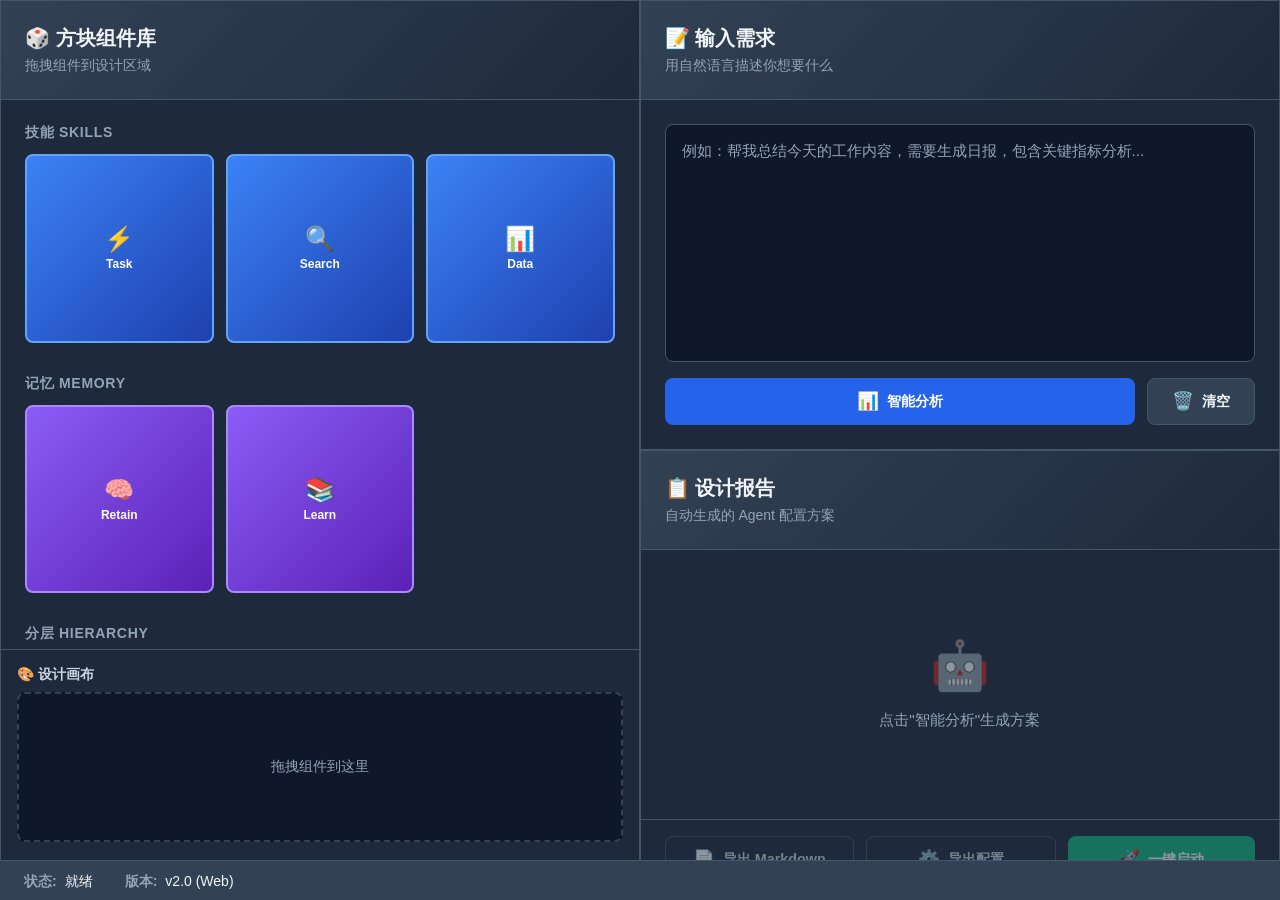
<file: I.QUEUE/web_ui/index.html>
<!DOCTYPE html>
<html lang="zh-CN">
<head>
    <meta charset="UTF-8">
    <meta name="viewport" content="width=device-width, initial-scale=1.0">
    <title>🤖 I.QUEUE 智能 Agent 设计器</title>
    <link rel="stylesheet" href="style.css">
</head>
<body>
    <div class="container">
        <!-- 左侧：俄罗斯方块容器 -->
        <div class="left-panel">
            <div class="panel-header">
                <h2>🎲 方块组件库</h2>
                <span class="subtitle">拖拽组件到设计区域</span>
            </div>
            
            <div class="tetris-container">
                <!-- 四层设计系统的组件 -->
                <div class="component-section">
                    <h3>技能 Skills</h3>
                    <div class="components">
                        <div class="block skill-block" draggable="true" data-type="skill">
                            <div class="block-icon">⚡</div>
                            <div class="block-label">Task</div>
                        </div>
                        <div class="block skill-block" draggable="true" data-type="skill">
                            <div class="block-icon">🔍</div>
                            <div class="block-label">Search</div>
                        </div>
                        <div class="block skill-block" draggable="true" data-type="skill">
                            <div class="block-icon">📊</div>
                            <div class="block-label">Data</div>
                        </div>
                    </div>
                </div>

                <div class="component-section">
                    <h3>记忆 Memory</h3>
                    <div class="components">
                        <div class="block memory-block" draggable="true" data-type="memory">
                            <div class="block-icon">🧠</div>
                            <div class="block-label">Retain</div>
                        </div>
                        <div class="block memory-block" draggable="true" data-type="memory">
                            <div class="block-icon">📚</div>
                            <div class="block-label">Learn</div>
                        </div>
                    </div>
                </div>

                <div class="component-section">
                    <h3>分层 Hierarchy</h3>
                    <div class="components">
                        <div class="block hierarchy-block" draggable="true" data-type="hierarchy">
                            <div class="block-icon">📈</div>
                            <div class="block-label">Level</div>
                        </div>
                    </div>
                </div>

                <div class="component-section">
                    <h3>规则 Rules</h3>
                    <div class="components">
                        <div class="block rule-block" draggable="true" data-type="rule">
                            <div class="block-icon">🛡️</div>
                            <div class="block-label">Safety</div>
                        </div>
                        <div class="block rule-block" draggable="true" data-type="rule">
                            <div class="block-icon">✓</div>
                            <div class="block-label">Format</div>
                        </div>
                    </div>
                </div>
            </div>

            <!-- 设计画布 -->
            <div class="design-canvas">
                <h3>🎨 设计画布</h3>
                <div id="canvas" class="canvas-area">
                    <div class="canvas-placeholder">拖拽组件到这里</div>
                </div>
                <div class="canvas-stats">
                    选中: <span id="selected-count">0</span> 个组件
                </div>
            </div>
        </div>

        <!-- 右侧上部：输入需求 -->
        <div class="right-top-panel">
            <div class="panel-header">
                <h2>📝 输入需求</h2>
                <span class="subtitle">用自然语言描述你想要什么</span>
            </div>

            <div class="input-section">
                <textarea 
                    id="requirement-input" 
                    class="requirement-textarea" 
                    placeholder="例如：帮我总结今天的工作内容，需要生成日报，包含关键指标分析..."
                ></textarea>
                
                <div class="input-actions">
                    <button id="analyze-btn" class="btn btn-primary">
                        <span class="btn-icon">📊</span>
                        <span class="btn-text">智能分析</span>
                    </button>
                    <button id="clear-btn" class="btn btn-secondary">
                        <span class="btn-icon">🗑️</span>
                        <span class="btn-text">清空</span>
                    </button>
                </div>
            </div>

            <!-- 分析结果摘要 -->
            <div class="analysis-summary" id="analysis-summary" style="display: none;">
                <div class="summary-item">
                    <span class="summary-label">需求类型:</span>
                    <span class="summary-value" id="type-result">-</span>
                </div>
                <div class="summary-item">
                    <span class="summary-label">信心度:</span>
                    <span class="summary-value" id="confidence-result">-</span>
                </div>
                <div class="summary-item">
                    <span class="summary-label">关键词:</span>
                    <span class="summary-value" id="keywords-result">-</span>
                </div>
            </div>
        </div>

        <!-- 右侧下部：设计报告 -->
        <div class="right-bottom-panel">
            <div class="panel-header">
                <h2>📋 设计报告</h2>
                <span class="subtitle">自动生成的 Agent 配置方案</span>
            </div>

            <div id="report-container" class="report-container">
                <div class="report-placeholder">
                    <div class="placeholder-icon">🤖</div>
                    <div class="placeholder-text">点击"智能分析"生成方案</div>
                </div>
            </div>

            <div class="report-actions">
                <button id="export-md-btn" class="btn btn-outline" disabled>
                    <span class="btn-icon">📄</span>
                    <span class="btn-text">导出 Markdown</span>
                </button>
                <button id="export-yaml-btn" class="btn btn-outline" disabled>
                    <span class="btn-icon">⚙️</span>
                    <span class="btn-text">导出配置</span>
                </button>
                <button id="deploy-btn" class="btn btn-success" disabled>
                    <span class="btn-icon">🚀</span>
                    <span class="btn-text">一键启动</span>
                </button>
            </div>
        </div>
    </div>

    <!-- 进度指示器 -->
    <div id="loading-indicator" class="loading-indicator" style="display: none;">
        <div class="spinner"></div>
        <div class="loading-text">正在智能分析...</div>
    </div>

    <!-- 底部状态栏 -->
    <div class="status-bar">
        <div class="status-item">
            <span class="status-label">状态:</span>
            <span class="status-value" id="status-text">就绪</span>
        </div>
        <div class="status-item">
            <span class="status-label">版本:</span>
            <span class="status-value">v2.0 (Web)</span>
        </div>
    </div>

    <script src="tetris_visualizer.js"></script>
    <script src="app.js"></script>
</body>
</html>
</file>
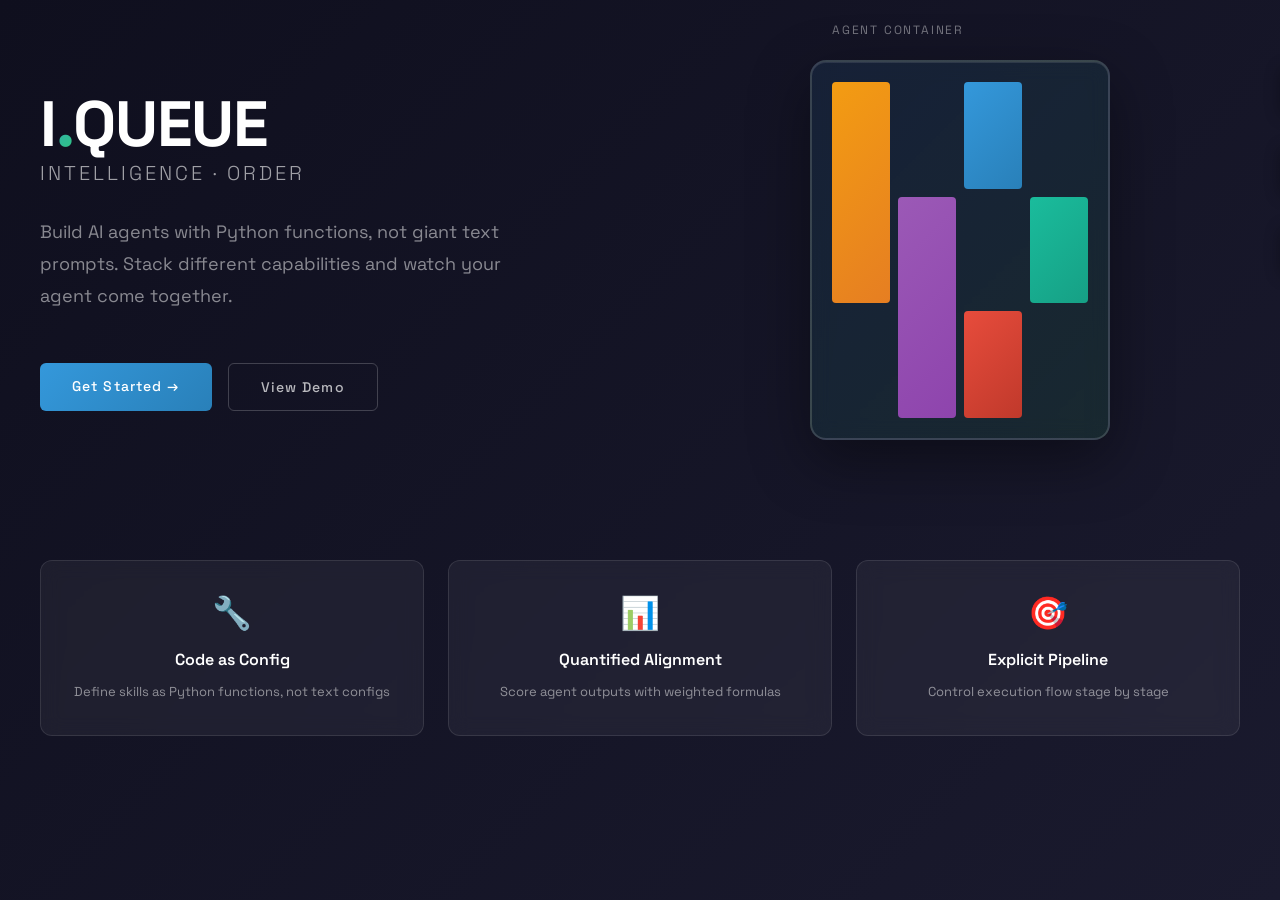
<file: docs/showcase.html>
<!DOCTYPE html>
<html lang="en">
<head>
<meta charset="UTF-8">
<meta name="viewport" content="width=device-width, initial-scale=1.0">
<title>I.QUEUE - Product Showcase</title>
<style>
@import url('https://fonts.googleapis.com/css2?family=Space+Grotesk:wght@300;400;500;700&display=swap');

* {
  margin: 0;
  padding: 0;
  box-sizing: border-box;
}

body {
  background: linear-gradient(135deg, #0f0f1e 0%, #1a1a2e 100%);
  font-family: 'Space Grotesk', sans-serif;
  color: #fff;
  min-height: 100vh;
  padding: 60px 20px;
}

.container {
  max-width: 1200px;
  margin: 0 auto;
}

.showcase-wrapper {
  display: grid;
  grid-template-columns: 1fr 1fr;
  gap: 80px;
  align-items: center;
  margin-bottom: 120px;
}

.showcase-left {
  display: flex;
  flex-direction: column;
  gap: 30px;
}

.showcase-title {
  font-size: 64px;
  font-weight: 700;
  letter-spacing: -1px;
  line-height: 1.1;
}

.showcase-title span {
  color: #3498db;
  background: linear-gradient(135deg, #3498db, #2ecc71);
  -webkit-background-clip: text;
  -webkit-text-fill-color: transparent;
  background-clip: text;
}

.showcase-tagline {
  font-size: 20px;
  font-weight: 300;
  color: rgba(255, 255, 255, 0.6);
  letter-spacing: 0.15em;
  text-transform: uppercase;
}

.showcase-desc {
  font-size: 18px;
  line-height: 1.8;
  color: rgba(255, 255, 255, 0.5);
  max-width: 500px;
}

.showcase-cta {
  display: inline-flex;
  gap: 16px;
  margin-top: 20px;
}

.btn {
  padding: 14px 32px;
  border-radius: 6px;
  font-size: 14px;
  font-weight: 500;
  letter-spacing: 0.08em;
  text-decoration: none;
  transition: all 0.3s ease;
  cursor: pointer;
  border: none;
  font-family: 'Space Grotesk', sans-serif;
}

.btn-primary {
  background: linear-gradient(135deg, #3498db, #2980b9);
  color: #fff;
}

.btn-primary:hover {
  transform: translateY(-2px);
  box-shadow: 0 12px 24px rgba(52, 152, 219, 0.3);
}

.btn-secondary {
  background: transparent;
  color: rgba(255, 255, 255, 0.7);
  border: 1px solid rgba(255, 255, 255, 0.2);
}

.btn-secondary:hover {
  border-color: rgba(255, 255, 255, 0.5);
  color: #fff;
}

/* Right Side - Visual */
.showcase-right {
  position: relative;
  display: flex;
  justify-content: center;
  align-items: center;
}

.container-visual {
  position: relative;
  width: 300px;
  height: 380px;
  background: linear-gradient(135deg, rgba(52, 152, 219, 0.1), rgba(46, 204, 113, 0.1));
  border: 2px solid rgba(255, 255, 255, 0.15);
  border-radius: 16px;
  padding: 20px;
  backdrop-filter: blur(10px);
  box-shadow: 0 20px 60px rgba(0, 0, 0, 0.4), inset 0 1px 0 rgba(255, 255, 255, 0.1);
}

.container-label {
  position: absolute;
  top: -40px;
  left: 20px;
  font-size: 12px;
  color: rgba(255, 255, 255, 0.4);
  letter-spacing: 0.15em;
  text-transform: uppercase;
}

.block-grid {
  display: grid;
  grid-template-columns: repeat(4, 1fr);
  gap: 8px;
  height: 100%;
  position: relative;
}

.block {
  border-radius: 4px;
  animation: float 3s ease-in-out infinite;
  transition: all 0.3s ease;
  display: flex;
  align-items: center;
  justify-content: center;
  font-size: 10px;
  font-weight: 600;
  text-shadow: 0 1px 2px rgba(0, 0, 0, 0.3);
}

.block:nth-child(1) {
  grid-column: 1 / 2;
  grid-row: 1 / 3;
  background: linear-gradient(135deg, #f39c12, #e67e22);
  animation-delay: 0s;
}

.block:nth-child(2) {
  grid-column: 2 / 3;
  grid-row: 2 / 4;
  background: linear-gradient(135deg, #9b59b6, #8e44ad);
  animation-delay: 0.3s;
}

.block:nth-child(3) {
  grid-column: 3 / 4;
  grid-row: 1 / 2;
  background: linear-gradient(135deg, #3498db, #2980b9);
  animation-delay: 0.6s;
}

.block:nth-child(4) {
  grid-column: 4 / 5;
  grid-row: 2 / 3;
  background: linear-gradient(135deg, #1abc9c, #16a085);
  animation-delay: 0.9s;
}

.block:nth-child(5) {
  grid-column: 3 / 4;
  grid-row: 3 / 4;
  background: linear-gradient(135deg, #e74c3c, #c0392b);
  animation-delay: 1.2s;
}

@keyframes float {
  0%, 100% { transform: translateY(0); }
  50% { transform: translateY(-8px); }
}

/* Right Side - Legend */
.showcase-legend {
  position: absolute;
  right: -420px;
  top: 0;
  display: flex;
  flex-direction: column;
  gap: 32px;
  width: 380px;
}

.legend-item {
  display: flex;
  gap: 16px;
  align-items: flex-start;
}

.legend-block {
  width: 48px;
  height: 48px;
  border-radius: 6px;
  flex-shrink: 0;
  display: flex;
  align-items: center;
  justify-content: center;
  font-weight: 600;
  font-size: 12px;
  color: #fff;
  text-shadow: 0 1px 2px rgba(0, 0, 0, 0.3);
  box-shadow: 0 8px 16px rgba(0, 0, 0, 0.3);
}

.legend-item:nth-child(1) .legend-block {
  background: linear-gradient(135deg, #f39c12, #e67e22);
}

.legend-item:nth-child(2) .legend-block {
  background: linear-gradient(135deg, #3498db, #2980b9);
}

.legend-item:nth-child(3) .legend-block {
  background: linear-gradient(135deg, #9b59b6, #8e44ad);
}

.legend-content {
  flex: 1;
  display: flex;
  flex-direction: column;
  gap: 8px;
}

.legend-title {
  font-size: 14px;
  font-weight: 600;
  color: #fff;
  letter-spacing: 0.05em;
}

.legend-desc {
  font-size: 12px;
  color: rgba(255, 255, 255, 0.5);
  line-height: 1.6;
}

/* Features Section */
.features-section {
  display: grid;
  grid-template-columns: repeat(3, 1fr);
  gap: 24px;
  margin-top: 100px;
}

.feature-card {
  background: rgba(255, 255, 255, 0.05);
  border: 1px solid rgba(255, 255, 255, 0.1);
  border-radius: 12px;
  padding: 32px 24px;
  text-align: center;
  backdrop-filter: blur(10px);
  transition: all 0.3s ease;
}

.feature-card:hover {
  border-color: rgba(255, 255, 255, 0.2);
  background: rgba(255, 255, 255, 0.08);
  transform: translateY(-4px);
}

.feature-icon {
  font-size: 32px;
  margin-bottom: 16px;
}

.feature-title {
  font-size: 16px;
  font-weight: 600;
  margin-bottom: 12px;
  color: #fff;
}

.feature-desc {
  font-size: 13px;
  color: rgba(255, 255, 255, 0.5);
  line-height: 1.6;
}

/* Responsive */
@media (max-width: 1024px) {
  .showcase-wrapper {
    grid-template-columns: 1fr;
    gap: 40px;
  }
  
  .showcase-legend {
    position: relative;
    right: auto;
    width: 100%;
    flex-direction: row;
    gap: 24px;
    margin-top: 40px;
  }
  
  .showcase-right {
    margin-top: 40px;
  }
}

@media (max-width: 768px) {
  .showcase-title {
    font-size: 42px;
  }
  
  .features-section {
    grid-template-columns: 1fr;
  }
  
  .showcase-legend {
    flex-direction: column;
  }
}
</style>
</head>
<body>

<div class="container">
  <!-- Showcase Hero -->
  <div class="showcase-wrapper">
    <div class="showcase-left">
      <div>
        <div class="showcase-title">
          I<span>.</span>QUEUE
        </div>
        <div class="showcase-tagline">Intelligence · Order</div>
      </div>
      
      <div class="showcase-desc">
        Build AI agents with Python functions, not giant text prompts. Stack different capabilities and watch your agent come together.
      </div>
      
      <div class="showcase-cta">
        <a href="https://github.com/zhouyunhong2025-cloud/XIAOJIE" class="btn btn-primary">Get Started →</a>
        <a href="https://zhouyunhong2025-cloud.github.io/XIAOJIE/" class="btn btn-secondary">View Demo</a>
      </div>
    </div>
    
    <div class="showcase-right">
      <div class="container-visual">
        <div class="container-label">Agent Container</div>
        <div class="block-grid">
          <div class="block"></div>
          <div class="block"></div>
          <div class="block"></div>
          <div class="block"></div>
          <div class="block"></div>
        </div>
      </div>
      
      <div class="showcase-legend">
        <div class="legend-item">
          <div class="legend-block">📀</div>
          <div class="legend-content">
            <div class="legend-title">Memory Rod</div>
            <div class="legend-desc">I remember our agreement</div>
          </div>
        </div>
        
        <div class="legend-item">
          <div class="legend-block">💡</div>
          <div class="legend-content">
            <div class="legend-title">Skill Block</div>
            <div class="legend-desc">My new skill learned</div>
          </div>
        </div>
        
        <div class="legend-item">
          <div class="legend-block">⚖️</div>
          <div class="legend-content">
            <div class="legend-title">Alignment</div>
            <div class="legend-desc">I love what you love</div>
          </div>
        </div>
      </div>
    </div>
  </div>
  
  <!-- Features -->
  <div class="features-section">
    <div class="feature-card">
      <div class="feature-icon">🔧</div>
      <div class="feature-title">Code as Config</div>
      <div class="feature-desc">Define skills as Python functions, not text configs</div>
    </div>
    
    <div class="feature-card">
      <div class="feature-icon">📊</div>
      <div class="feature-title">Quantified Alignment</div>
      <div class="feature-desc">Score agent outputs with weighted formulas</div>
    </div>
    
    <div class="feature-card">
      <div class="feature-icon">🎯</div>
      <div class="feature-title">Explicit Pipeline</div>
      <div class="feature-desc">Control execution flow stage by stage</div>
    </div>
  </div>
</div>

</body>
</html>
</file>
<file: I.QUEUE/web_ui/style.css>
/* I.QUEUE 智能 Agent 设计器 - 样式表 */

* {
    margin: 0;
    padding: 0;
    box-sizing: border-box;
}

:root {
    --primary-color: #2563eb;
    --secondary-color: #8b5cf6;
    --success-color: #10b981;
    --danger-color: #ef4444;
    --warning-color: #f59e0b;
    
    --skill-color: #3b82f6;
    --memory-color: #8b5cf6;
    --hierarchy-color: #ec4899;
    --rule-color: #f59e0b;
    
    --bg-primary: #0f172a;
    --bg-secondary: #1e293b;
    --bg-tertiary: #334155;
    
    --text-primary: #f1f5f9;
    --text-secondary: #cbd5e1;
    --text-tertiary: #94a3b8;
    
    --border-color: #475569;
    --border-light: #334155;
}

body {
    font-family: -apple-system, BlinkMacSystemFont, 'Segoe UI', Roboto, Oxygen, Ubuntu, Cantarell, sans-serif;
    background: var(--bg-primary);
    color: var(--text-primary);
    overflow: hidden;
}

.container {
    display: grid;
    grid-template-columns: 1fr 1fr;
    grid-template-rows: 1fr 1fr;
    height: 100vh;
    gap: 1px;
    background: var(--border-color);
    padding: 1px;
}

/* ===== 左侧面板 ===== */
.left-panel {
    grid-column: 1;
    grid-row: 1 / 3;
    background: var(--bg-secondary);
    display: flex;
    flex-direction: column;
    overflow: hidden;
    border-right: 1px solid var(--border-color);
}

.panel-header {
    padding: 1.5rem;
    background: linear-gradient(135deg, var(--bg-tertiary) 0%, var(--bg-secondary) 100%);
    border-bottom: 1px solid var(--border-color);
}

.panel-header h2 {
    font-size: 1.25rem;
    font-weight: 600;
    margin-bottom: 0.25rem;
}

.subtitle {
    font-size: 0.875rem;
    color: var(--text-tertiary);
}

.tetris-container {
    flex: 1;
    overflow-y: auto;
    padding: 1.5rem;
}

.component-section {
    margin-bottom: 2rem;
}

.component-section h3 {
    font-size: 0.875rem;
    text-transform: uppercase;
    letter-spacing: 0.05em;
    color: var(--text-tertiary);
    margin-bottom: 0.75rem;
    font-weight: 600;
}

.components {
    display: grid;
    grid-template-columns: repeat(3, 1fr);
    gap: 0.75rem;
}

.block {
    aspect-ratio: 1;
    border-radius: 0.5rem;
    display: flex;
    flex-direction: column;
    align-items: center;
    justify-content: center;
    cursor: grab;
    user-select: none;
    transition: all 0.2s ease;
    border: 2px solid;
    font-weight: 600;
}

.block:hover {
    transform: translateY(-2px);
    box-shadow: 0 4px 12px rgba(0, 0, 0, 0.3);
}

.block:active {
    cursor: grabbing;
}

.skill-block {
    background: linear-gradient(135deg, #3b82f6 0%, #1e40af 100%);
    border-color: #60a5fa;
    color: white;
}

.memory-block {
    background: linear-gradient(135deg, #8b5cf6 0%, #5b21b6 100%);
    border-color: #a78bfa;
    color: white;
}

.hierarchy-block {
    background: linear-gradient(135deg, #ec4899 0%, #831843 100%);
    border-color: #f472b6;
    color: white;
}

.rule-block {
    background: linear-gradient(135deg, #f59e0b 0%, #b45309 100%);
    border-color: #fcd34d;
    color: white;
}

.block-icon {
    font-size: 1.5rem;
    margin-bottom: 0.25rem;
}

.block-label {
    font-size: 0.75rem;
}

.design-canvas {
    padding: 1rem;
    border-top: 1px solid var(--border-color);
    margin-top: auto;
}

.design-canvas h3 {
    font-size: 0.875rem;
    margin-bottom: 0.5rem;
    color: var(--text-secondary);
}

.canvas-area {
    background: var(--bg-primary);
    border: 2px dashed var(--border-light);
    border-radius: 0.5rem;
    padding: 1rem;
    min-height: 150px;
    display: flex;
    align-items: center;
    justify-content: center;
}

.canvas-placeholder {
    color: var(--text-tertiary);
    font-size: 0.875rem;
    text-align: center;
}

.canvas-stats {
    font-size: 0.75rem;
    color: var(--text-tertiary);
    margin-top: 0.5rem;
    padding: 0.5rem;
}

/* ===== 右侧上部面板 ===== */
.right-top-panel {
    grid-column: 2;
    grid-row: 1;
    background: var(--bg-secondary);
    display: flex;
    flex-direction: column;
    border-bottom: 1px solid var(--border-color);
    overflow: hidden;
}

.input-section {
    flex: 1;
    padding: 1.5rem;
    display: flex;
    flex-direction: column;
    gap: 1rem;
}

.requirement-textarea {
    flex: 1;
    background: var(--bg-primary);
    border: 1px solid var(--border-color);
    border-radius: 0.5rem;
    color: var(--text-primary);
    padding: 1rem;
    font-family: inherit;
    font-size: 0.95rem;
    resize: none;
    transition: border-color 0.2s ease;
}

.requirement-textarea:focus {
    outline: none;
    border-color: var(--primary-color);
    box-shadow: 0 0 0 3px rgba(37, 99, 235, 0.1);
}

.requirement-textarea::placeholder {
    color: var(--text-tertiary);
}

.input-actions {
    display: flex;
    gap: 0.75rem;
}

.btn {
    padding: 0.75rem 1.5rem;
    border: none;
    border-radius: 0.5rem;
    font-size: 0.9rem;
    font-weight: 600;
    cursor: pointer;
    display: flex;
    align-items: center;
    justify-content: center;
    gap: 0.5rem;
    transition: all 0.2s ease;
}

.btn:disabled {
    opacity: 0.5;
    cursor: not-allowed;
}

.btn-primary {
    background: var(--primary-color);
    color: white;
    flex: 1;
}

.btn-primary:hover:not(:disabled) {
    background: #1d4ed8;
    transform: translateY(-2px);
    box-shadow: 0 4px 12px rgba(37, 99, 235, 0.3);
}

.btn-secondary {
    background: var(--bg-tertiary);
    color: var(--text-primary);
    border: 1px solid var(--border-color);
}

.btn-secondary:hover:not(:disabled) {
    background: var(--border-color);
}

.btn-success {
    background: var(--success-color);
    color: white;
}

.btn-success:hover:not(:disabled) {
    background: #059669;
    transform: translateY(-2px);
    box-shadow: 0 4px 12px rgba(16, 185, 129, 0.3);
}

.btn-outline {
    background: transparent;
    color: var(--text-secondary);
    border: 1px solid var(--border-color);
}

.btn-outline:hover:not(:disabled) {
    background: var(--bg-tertiary);
    border-color: var(--text-secondary);
}

.btn-icon {
    font-size: 1.1rem;
}

.analysis-summary {
    padding: 1rem;
    background: var(--bg-primary);
    border-radius: 0.5rem;
    display: flex;
    flex-direction: column;
    gap: 0.5rem;
}

.summary-item {
    display: flex;
    justify-content: space-between;
    font-size: 0.875rem;
}

.summary-label {
    color: var(--text-tertiary);
    font-weight: 600;
}

.summary-value {
    color: var(--text-primary);
    font-weight: 600;
}

/* ===== 右侧下部面板 ===== */
.right-bottom-panel {
    grid-column: 2;
    grid-row: 2;
    background: var(--bg-secondary);
    display: flex;
    flex-direction: column;
    overflow: hidden;
    padding: 0;
}

.right-bottom-panel .panel-header {
    padding: 1.5rem;
    border-bottom: 1px solid var(--border-color);
}

.report-container {
    flex: 1;
    overflow-y: auto;
    padding: 1.5rem;
}

.report-placeholder {
    height: 100%;
    display: flex;
    flex-direction: column;
    align-items: center;
    justify-content: center;
    color: var(--text-tertiary);
    text-align: center;
}

.placeholder-icon {
    font-size: 3rem;
    margin-bottom: 1rem;
    opacity: 0.5;
}

.placeholder-text {
    font-size: 0.95rem;
}

.report-content {
    background: var(--bg-primary);
    border-radius: 0.5rem;
    padding: 1.5rem;
}

.report-section {
    margin-bottom: 1.5rem;
}

.report-section:last-child {
    margin-bottom: 0;
}

.report-section-title {
    font-size: 1rem;
    font-weight: 600;
    margin-bottom: 0.75rem;
    color: var(--primary-color);
    display: flex;
    align-items: center;
    gap: 0.5rem;
}

.report-item {
    display: flex;
    align-items: flex-start;
    gap: 0.75rem;
    margin-bottom: 0.5rem;
    font-size: 0.875rem;
}

.report-item-icon {
    flex-shrink: 0;
    width: 1.5rem;
    text-align: center;
}

.report-item-content {
    color: var(--text-secondary);
}

.report-actions {
    padding: 1rem 1.5rem;
    border-top: 1px solid var(--border-color);
    display: flex;
    gap: 0.75rem;
}

.report-actions .btn {
    flex: 1;
}

/* ===== 加载指示器 ===== */
.loading-indicator {
    position: fixed;
    top: 0;
    left: 0;
    right: 0;
    bottom: 0;
    background: rgba(0, 0, 0, 0.7);
    display: flex;
    flex-direction: column;
    align-items: center;
    justify-content: center;
    z-index: 1000;
}

.spinner {
    width: 3rem;
    height: 3rem;
    border: 3px solid rgba(255, 255, 255, 0.1);
    border-top-color: var(--primary-color);
    border-radius: 50%;
    animation: spin 1s linear infinite;
}

@keyframes spin {
    to { transform: rotate(360deg); }
}

.loading-text {
    margin-top: 1rem;
    color: var(--text-primary);
    font-weight: 600;
}

/* ===== 状态栏 ===== */
.status-bar {
    background: var(--bg-tertiary);
    border-top: 1px solid var(--border-color);
    padding: 0.75rem 1.5rem;
    display: flex;
    gap: 2rem;
    font-size: 0.875rem;
    position: fixed;
    bottom: 0;
    width: 100%;
    height: 2.5rem;
}

.status-item {
    display: flex;
    gap: 0.5rem;
}

.status-label {
    color: var(--text-tertiary);
    font-weight: 600;
}

.status-value {
    color: var(--text-primary);
}

/* ===== 滚动条样式 ===== */
::-webkit-scrollbar {
    width: 0.5rem;
}

::-webkit-scrollbar-track {
    background: var(--bg-secondary);
}

::-webkit-scrollbar-thumb {
    background: var(--border-color);
    border-radius: 0.25rem;
}

::-webkit-scrollbar-thumb:hover {
    background: var(--text-tertiary);
}

/* ===== 响应式调整 ===== */
@media (max-width: 1200px) {
    .container {
        grid-template-columns: 1fr;
        grid-template-rows: auto auto auto auto;
    }
    
    .left-panel {
        grid-column: 1;
        grid-row: 1 / 3;
    }
    
    .right-top-panel {
        grid-column: 1;
        grid-row: 3;
    }
    
    .right-bottom-panel {
        grid-column: 1;
        grid-row: 4;
    }
}
</file>
